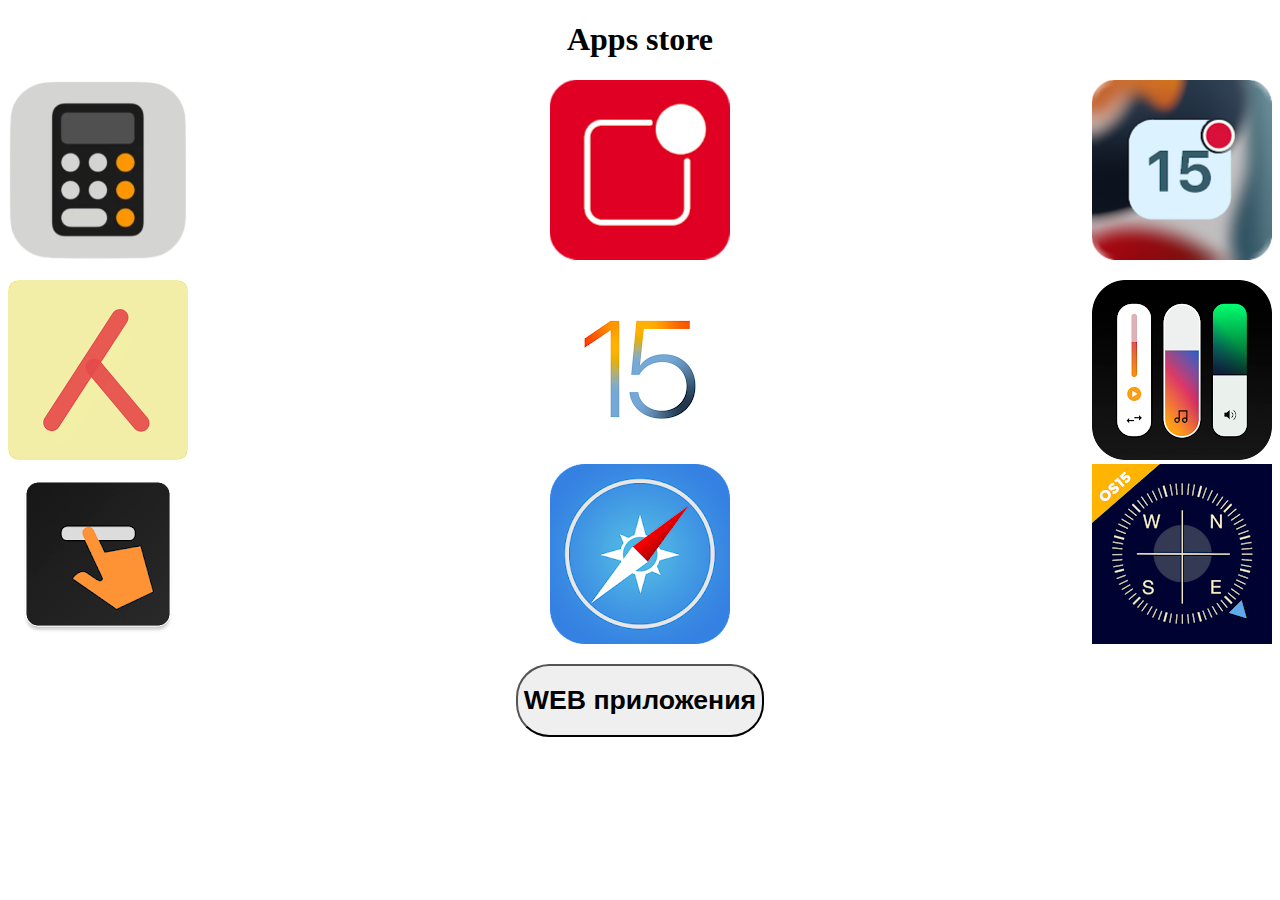
<file: shop.html>
<!DOCTYPE html>
<html>
<head>
    <meta charset="utf-8">
    <title></title>
<style>
.img{
    display: flex;
    justify-content: space-between;
}
h1{
    text-align:center;
}
a{
    color: #000;
text-decoration: none;
}
button{
    color: rgb(239, 239, 239);
    height: auto;
    width: auto;
    border-radius: 3.7037037037037vh;
}
body{
    text-align: center;
}
</style>
</head>
<body>
    <h1 >Apps store</h1>
    <div class="img">
        <a href="apk/calculator.html"><img src="images/calculator.png" alt=""></a>  
        <a href="apk/block_apple.html"><img id="one" src="images/block_apple.png" alt=""></a>     
         <a href="apk/icenter.html"> <img id="two" src="images/icenter.png" alt=""></a>   
    </div>
    <p></p>
    <div class="img">
      <a href="apk/Apps Store Market - iOS style.html"><img src="images/Apps Store Market - iOS style.png" alt=""></a>  
   <a href="apk/Launcher iOS 15.html"><img id="one" src="images/Launcher iOS 15.png" alt=""></a>     
    <a href="apk/ultra_volume.html"><img id="two" src="images/ultra_volume.png" alt=""></a>    
    </div>
    <div class="img">
        <a href="apk/navagition gestures.html"><img src="images/navagition gestures.png" alt=""></a>  
     <a href="apk/savannah browser.html"><img id="one" src="images/safari.png" alt=""></a>     
      <a href="apk/icompass.html"><img id="two" src="images/icompass.png" alt=""></a>    
      </div>
<p></p>
<button><a href="https://website7777.github.io/web_market/"><h1>WEB приложения</h1></a></button>
</body>
</html>
</file>
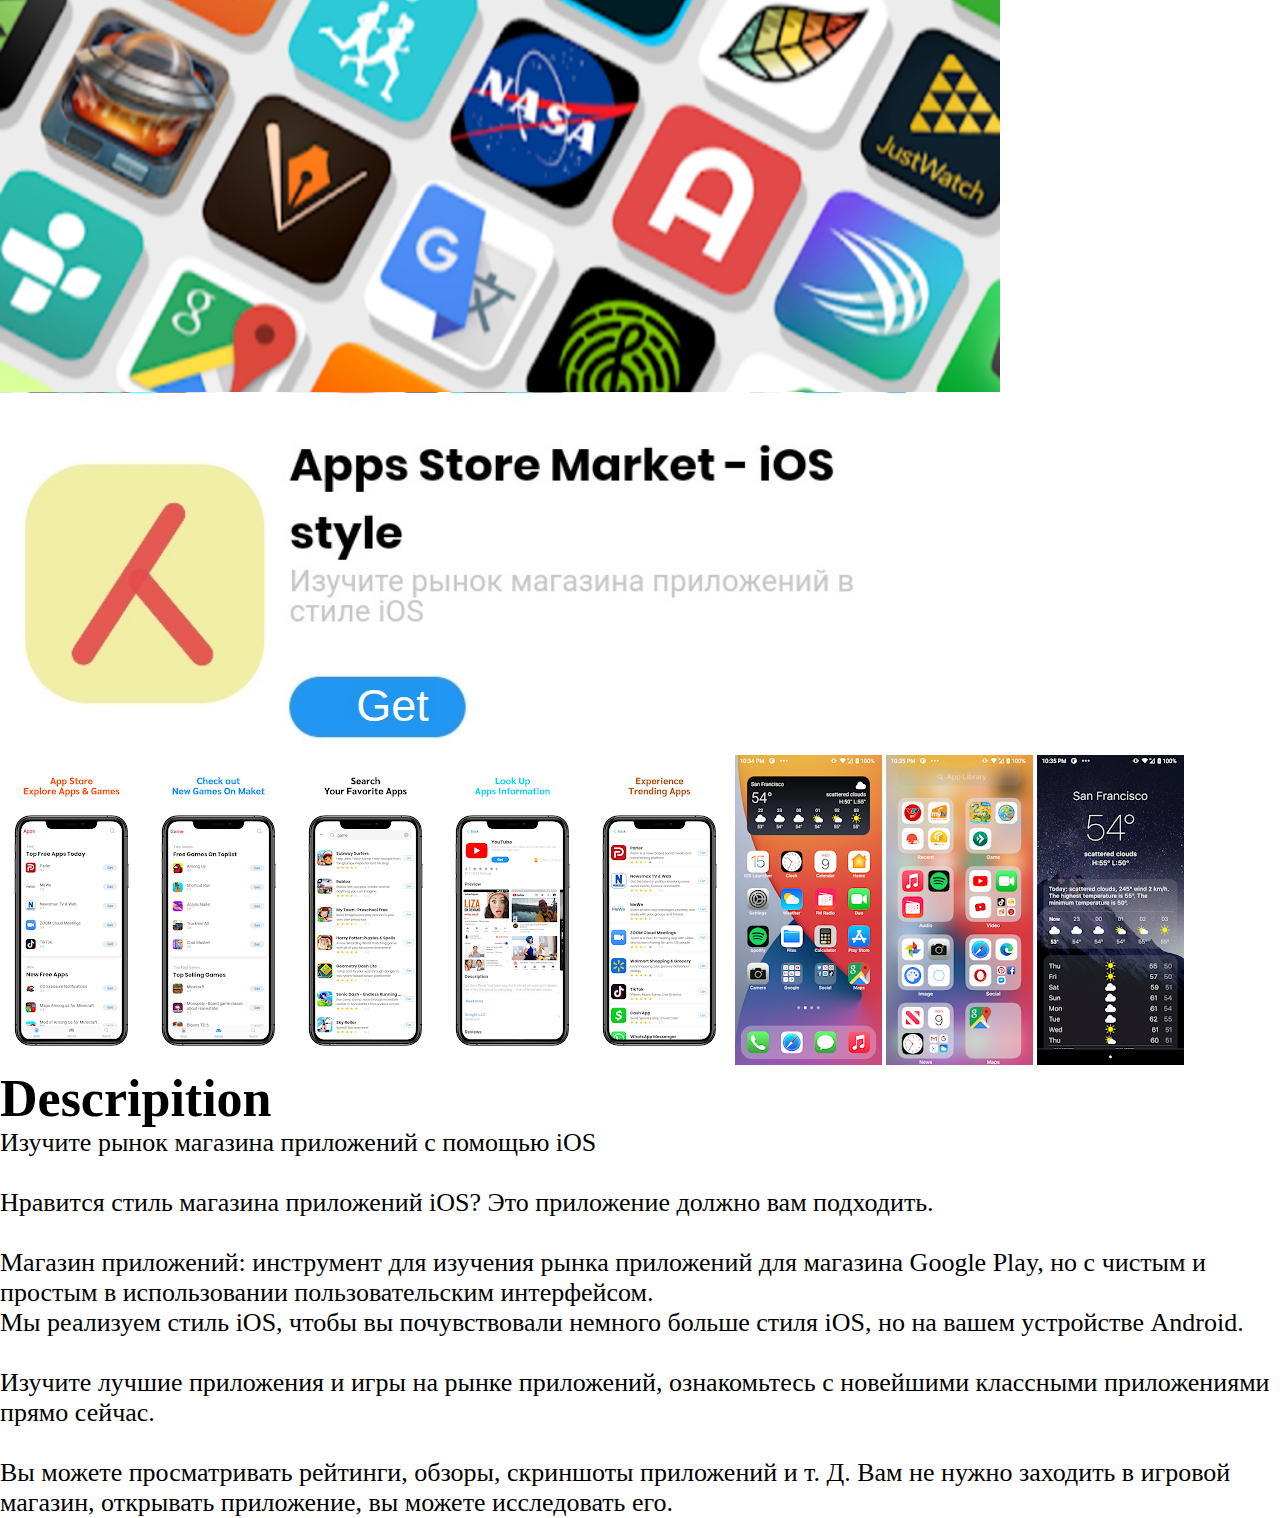
<file: apk/Apps Store Market - iOS style.html>
<!DOCTYPE html>
<html>
<head>
    <meta charset="UTF-8">
    <title>Apps Store Market - iOS style </title>
    <style>
        *{
            margin: 0;
            padding: 0;
        }      

.btn{
    background-color: #2096f0;
    border: none;
    color: white;
    font-size: 45px;
    position: absolute;
width: 85px;
height: 40px;
left: 350px;
top: 680px;
}
a{
    color: white;
    text-decoration: none;

}
.text{
    font-size: 26px;
}

    </style>
</head>
<body>
    <img src="images/four.png" alt="">
    <p></p>
<div class="img">
    <img src="images/img9.png" alt="">
    <img src="images/img10.png" alt="">
    <img src="images/img11.png" alt="">
    <img src="images/img12.png" alt="">
    <img src="images/img13.png" alt="">
    <img src="images/img14.png" alt="">
    <img src="images/img15.png" alt="">
    <img src="images/img16.png" alt="">

</div>
    <p></p> 
    <P></P>
 <div class="text">
 <h1>Descripition</h1>
 <p></p>
 Изучите рынок магазина приложений с помощью iOS<br><br>Нравится стиль магазина приложений iOS? Это приложение должно вам подходить.<br><br>Магазин приложений: инструмент для изучения рынка приложений для магазина Google Play, но с чистым и простым в использовании пользовательским интерфейсом.<br>Мы реализуем стиль iOS, чтобы вы почувствовали немного больше стиля iOS, но на вашем устройстве Android.<br><br>Изучите лучшие приложения и игры на рынке приложений, ознакомьтесь с новейшими классными приложениями прямо сейчас.<br><br>Вы можете просматривать рейтинги, обзоры, скриншоты приложений и т. Д. Вам не нужно заходить в игровой магазин, открывать приложение, вы можете исследовать его.</div>
 <button class="btn" data-clipboard-text="https://drive.google.com/file/d/1Ers9Y0k7s8jPV4BidofVZOo2uGbqFN0K/view?usp=sharing">Get</button>
 
 <script src="clipboard.min.js"></script>
 <script src="https://ajax.googleapis.com/ajax/libs/jquery/3.1.1/jquery.min.js"></script>

    <script>
new ClipboardJS('.btn');

$(".btn").click(function(){
alert("Ссылка на скачивание скопированна. Перейдите в браузер и вставьте ссылку для скачивания");
});
    </script>
</body>
</html>
</file>
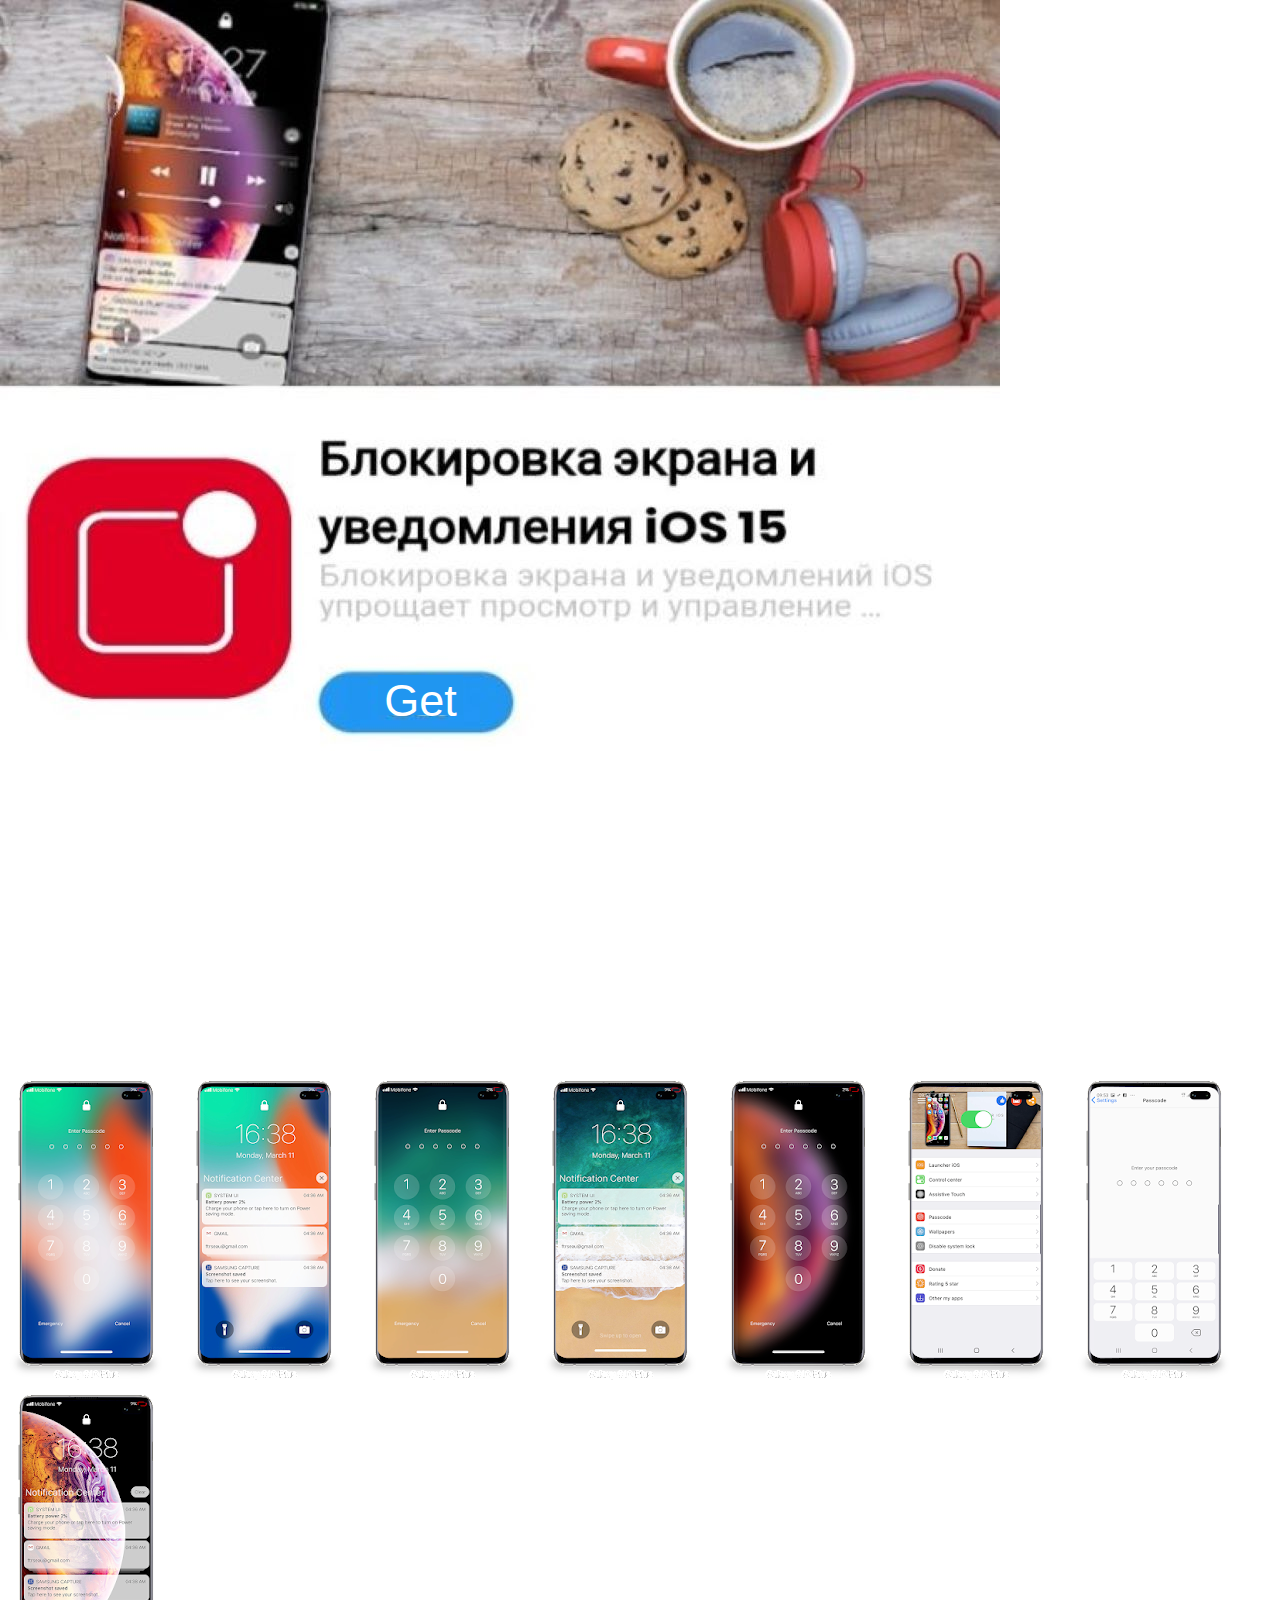
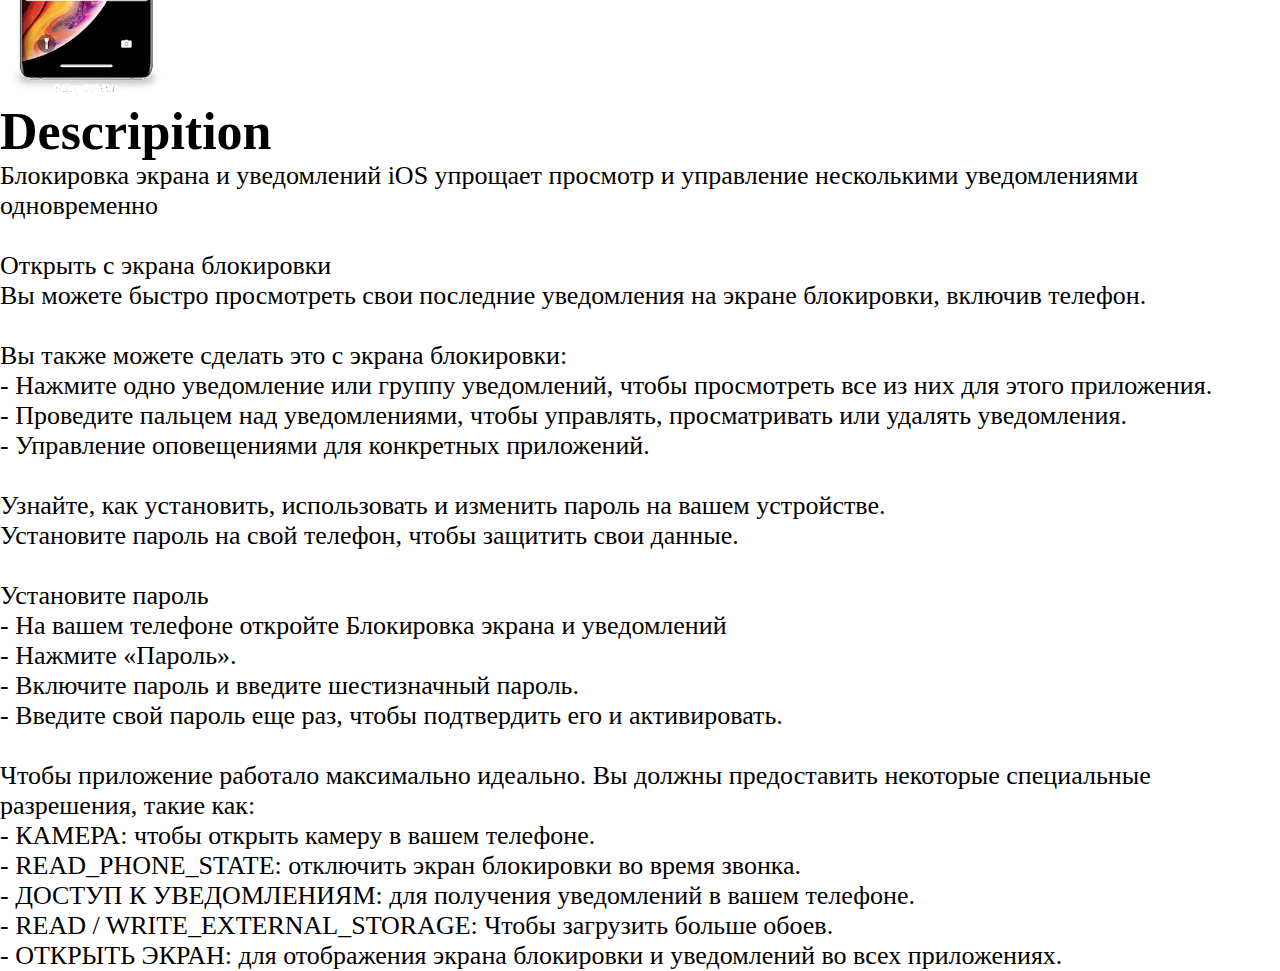
<file: apk/block_apple.html>
<!DOCTYPE html>
<html>
<head>
    <meta charset="UTF-8">
    <title>Block Apple</title>
    <style>
        *{
            margin: 0;
            padding: 0;
        }      

.btn{
    background-color: #2096f0;
    border: none;
    color: white;
    font-size: 45px;
    position: absolute;
width: 85px;
height: 40px;
left: 378px;
top: 675px;
}
a{
    color: white;
    text-decoration: none;

}
.text{
    font-size: 26px;
}

    </style>
</head>
<body>
    <img src="images/two.jpg" alt="">
    <p></p>
    <iframe width="560" height="315" src="https://www.youtube.com/embed/HS-L0jAF0Vw" title="YouTube video player" frameborder="0" allow="accelerometer; autoplay; clipboard-write; encrypted-media; gyroscope; picture-in-picture" allowfullscreen></iframe>
    <p></p>
<div class="img">
    <img src="images/unnamed(65).png" alt="">
    <img src="images/unnamed(66).png" alt="">
    <img src="images/unnamed(67).png" alt="">
    <img src="images/unnamed(68).png" alt="">
    <img src="images/unnamed(69).png" alt="">
    <img src="images/unnamed(70).png" alt="">
    <img src="images/unnamed(71).png" alt="">
    <img src="images/unnamed(72).png" alt="">

</div>
    <p></p> 
    <P></P>
 <div class="text">
 <h1>Descripition</h1>
 <p></p>
 Блокировка экрана и уведомлений iOS упрощает просмотр и управление несколькими уведомлениями одновременно<br><br>Открыть с экрана блокировки<br>Вы можете быстро просмотреть свои последние уведомления на экране блокировки, включив телефон.<br><br>Вы также можете сделать это с экрана блокировки:<br>- Нажмите одно уведомление или группу уведомлений, чтобы просмотреть все из них для этого приложения.<br>- Проведите пальцем над уведомлениями, чтобы управлять, просматривать или удалять уведомления.<br>- Управление оповещениями для конкретных приложений.<br><br>Узнайте, как установить, использовать и изменить пароль на вашем устройстве.<br>Установите пароль на свой телефон, чтобы защитить свои данные.<br><br>Установите пароль<br>- На вашем телефоне откройте Блокировка экрана и уведомлений<br>- Нажмите «Пароль».<br>- Включите пароль и введите шестизначный пароль.<br>- Введите свой пароль еще раз, чтобы подтвердить его и активировать.<br><br>Чтобы приложение работало максимально идеально. Вы должны предоставить некоторые специальные разрешения, такие как:<br>- КАМЕРА: чтобы открыть камеру в вашем телефоне.<br>- READ_PHONE_STATE: отключить экран блокировки во время звонка.<br>- ДОСТУП К УВЕДОМЛЕНИЯМ: для получения уведомлений в вашем телефоне.<br>- READ / WRITE_EXTERNAL_STORAGE: Чтобы загрузить больше обоев.<br>- ОТКРЫТЬ ЭКРАН: для отображения экрана блокировки и уведомлений во всех приложениях.
</div>
 <button class="btn" data-clipboard-text="https://drive.google.com/file/d/1LCWtEdoJWeniwocu77Fi9Z0DYeymrhkk/view?usp=sharing">Get</button>
 
 <script src="clipboard.min.js"></script>
 <script src="https://ajax.googleapis.com/ajax/libs/jquery/3.1.1/jquery.min.js"></script>

    <script>
new ClipboardJS('.btn');

$(".btn").click(function(){
alert("Ссылка на скачивание скопированна. Перейдите в браузер и вставьте ссылку для скачивания");
});
    </script>
</body>
</html>
</file>
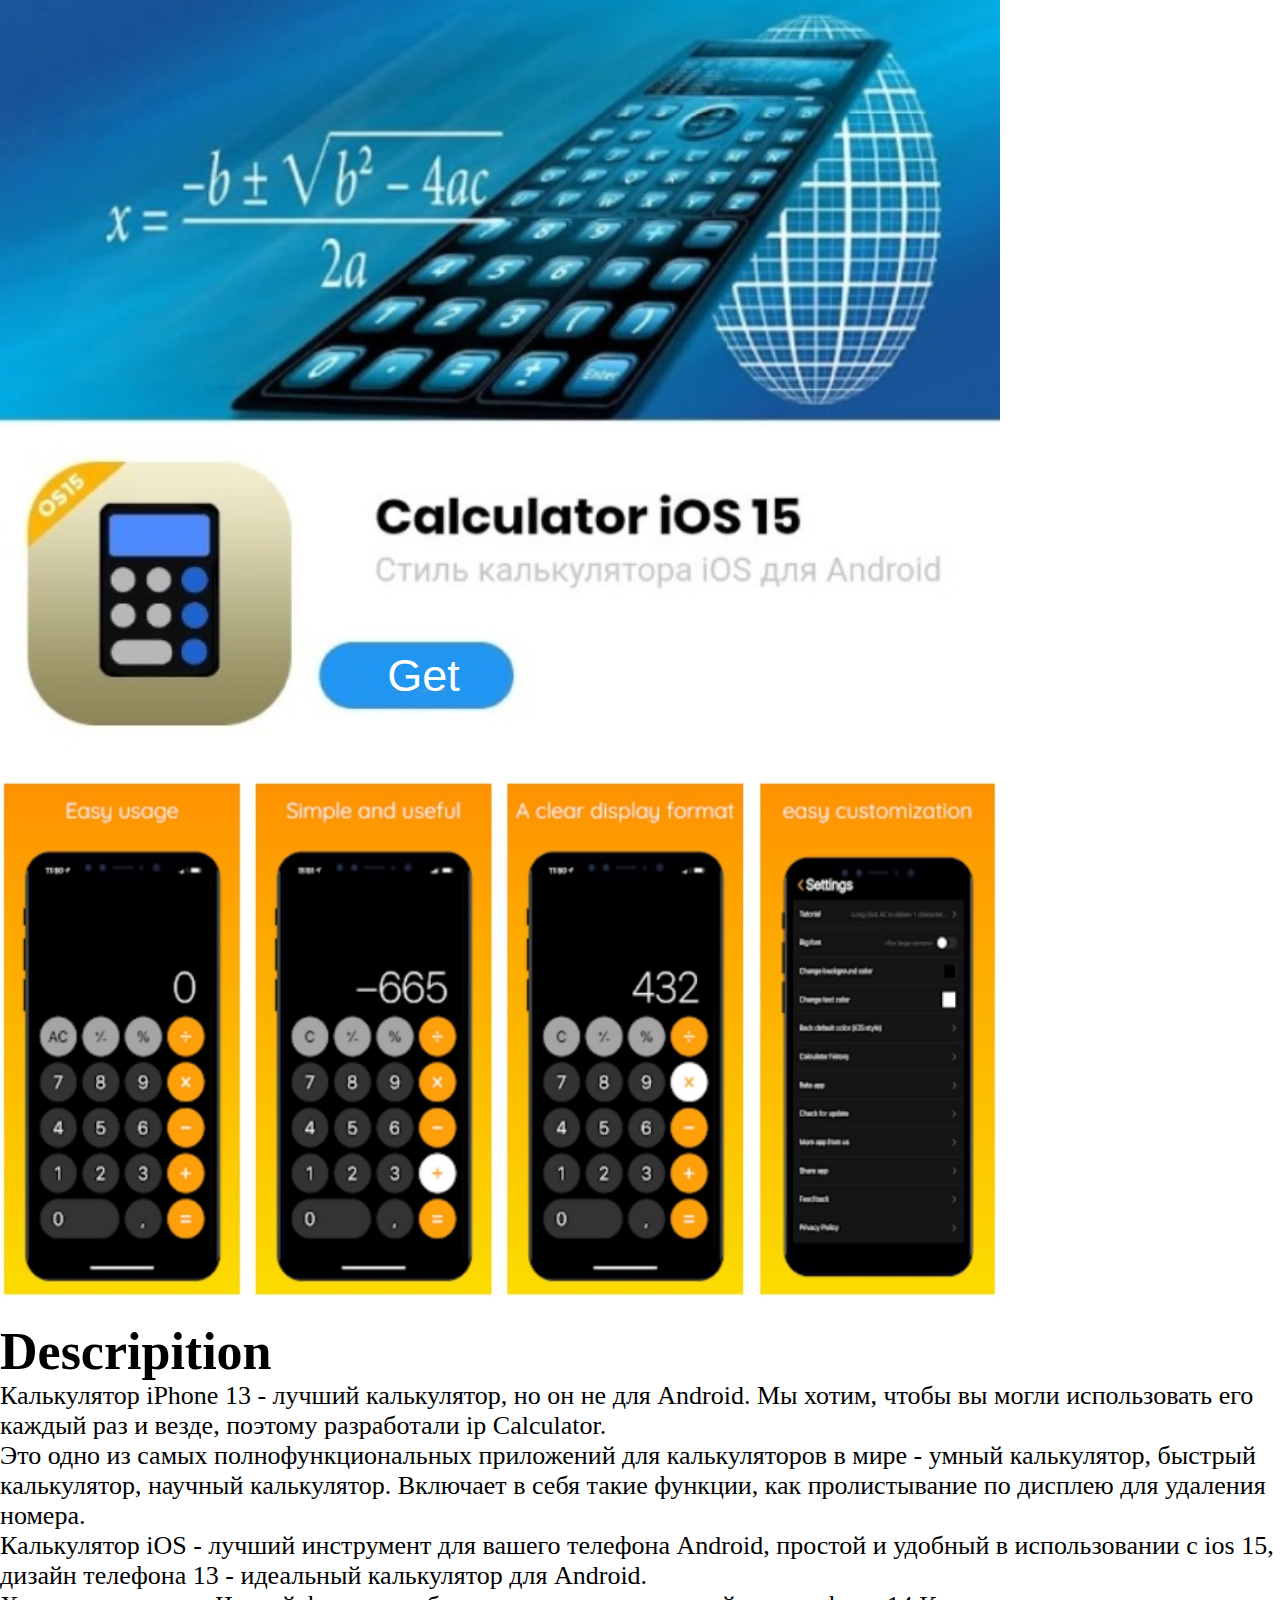
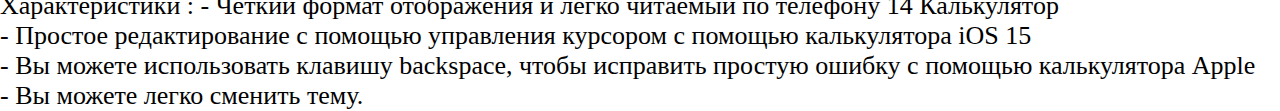
<file: apk/calculator.html>
<!DOCTYPE html>
<html>
<head>
    <meta charset="UTF-8">
    <title>Calculator</title>
    <style>
        *{
            margin: 0;
            padding: 0;
        }      
            img:nth-child(1){
 width: 1000px;

        }
        img:nth-child(2){
 width: 1000px;

        }
.btn{
    background-color: #2096f0;
    border: none;
    color: white;
    font-size: 45px;
    position: absolute;
width: 85px;
height: 40px;
left: 381px;
top: 650px;
}
a{
    color: white;
    text-decoration: none;

}
.text{
    font-size: 26px;
}
    </style>
</head>
<body>
    <img src="images/one.jpg" alt="">
 <img src="images/calc_prez.jpg" alt="">  
 <p></p> 
 <div class="text">
 <h1>Descripition</h1>
 <p></p>
 Калькулятор iPhone 13 - лучший калькулятор, но он не для Android. Мы хотим, чтобы вы могли использовать его каждый раз и везде, поэтому разработали ip Calculator.
<br>
 Это одно из самых полнофункциональных приложений для калькуляторов в мире - умный калькулятор, быстрый калькулятор, научный калькулятор. Включает в себя такие функции, как пролистывание по дисплею для удаления номера.
 <br>
 Калькулятор iOS - лучший инструмент для вашего телефона Android, простой и удобный в использовании с ios 15, дизайн телефона 13 - идеальный калькулятор для Android.
 <br>
 Характеристики :
 - Четкий формат отображения и легко читаемый по телефону 14 Калькулятор <br>
 - Простое редактирование с помощью управления курсором с помощью калькулятора iOS 15 <br>
 - Вы можете использовать клавишу backspace, чтобы исправить простую ошибку с помощью калькулятора Apple <br>
 - Вы можете легко сменить тему.</div>
 <button class="btn" data-clipboard-text="https://drive.google.com/file/d/1f5Dc50xEGyTtyBBGUa6JguSCxMU_jie9/view?usp=sharing">Get</button>
 
 <script src="clipboard.min.js"></script>
 <script src="https://ajax.googleapis.com/ajax/libs/jquery/3.1.1/jquery.min.js"></script>

    <script>
new ClipboardJS('.btn');

$(".btn").click(function(){
alert("Ссылка на скачивание скопированна. Перейдите в браузер и вставьте ссылку для скачивания");
});
    </script>
</body>
</html>
</file>
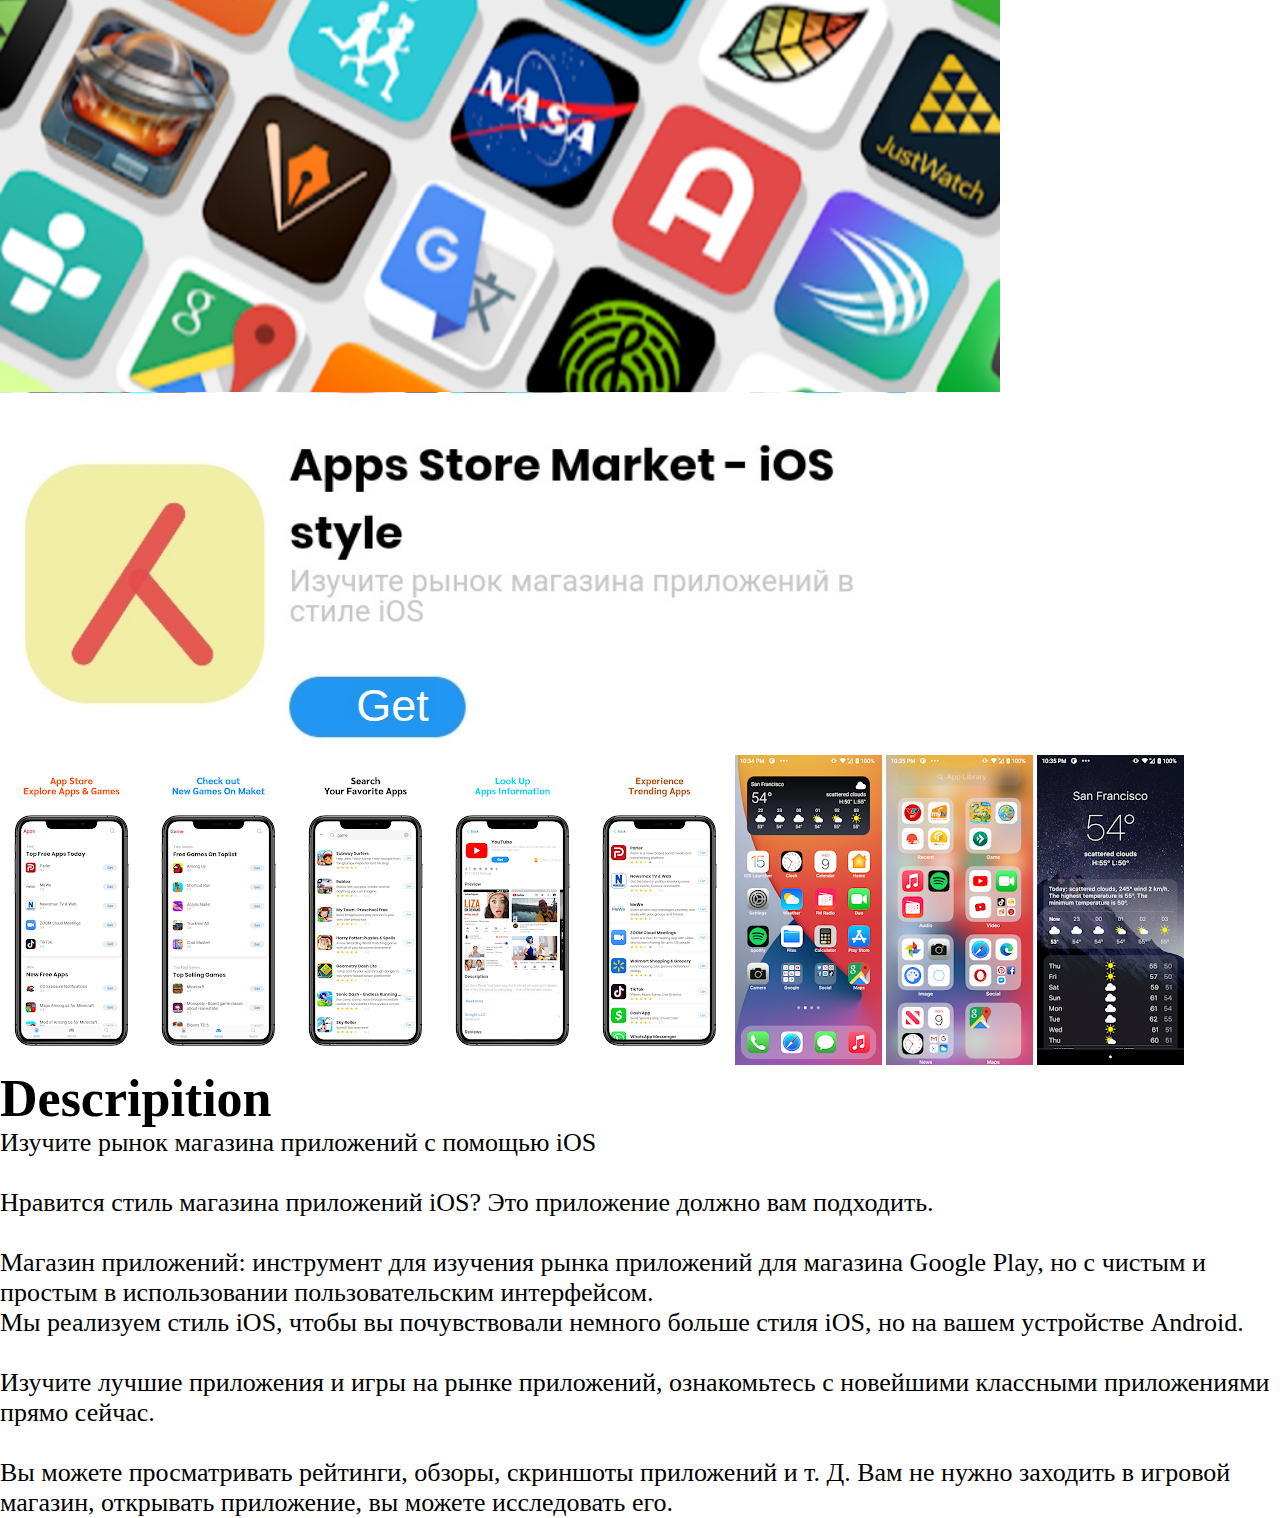
<file: apk/icall.html>
<!DOCTYPE html>
<html>
<head>
    <meta charset="UTF-8">
    <title>Block Apple</title>
    <style>
        *{
            margin: 0;
            padding: 0;
        }      

.btn{
    background-color: #2096f0;
    border: none;
    color: white;
    font-size: 45px;
    position: absolute;
width: 85px;
height: 40px;
left: 350px;
top: 680px;
}
a{
    color: white;
    text-decoration: none;

}
.text{
    font-size: 26px;
}

    </style>
</head>
<body>
    <img src="images/four.png" alt="">
    <p></p>
<div class="img">
    <img src="images/img9.png" alt="">
    <img src="images/img10.png" alt="">
    <img src="images/img11.png" alt="">
    <img src="images/img12.png" alt="">
    <img src="images/img13.png" alt="">
    <img src="images/img14.png" alt="">
    <img src="images/img15.png" alt="">
    <img src="images/img16.png" alt="">

</div>
    <p></p> 
    <P></P>
 <div class="text">
 <h1>Descripition</h1>
 <p></p>
 Изучите рынок магазина приложений с помощью iOS<br><br>Нравится стиль магазина приложений iOS? Это приложение должно вам подходить.<br><br>Магазин приложений: инструмент для изучения рынка приложений для магазина Google Play, но с чистым и простым в использовании пользовательским интерфейсом.<br>Мы реализуем стиль iOS, чтобы вы почувствовали немного больше стиля iOS, но на вашем устройстве Android.<br><br>Изучите лучшие приложения и игры на рынке приложений, ознакомьтесь с новейшими классными приложениями прямо сейчас.<br><br>Вы можете просматривать рейтинги, обзоры, скриншоты приложений и т. Д. Вам не нужно заходить в игровой магазин, открывать приложение, вы можете исследовать его.</div>
 <button class="btn" data-clipboard-text="https://www.google.ru/">Get</button>
 
 <script src="clipboard.min.js"></script>
 <script src="https://ajax.googleapis.com/ajax/libs/jquery/3.1.1/jquery.min.js"></script>

    <script>
new ClipboardJS('.btn');

$(".btn").click(function(){
alert("Ссылка на скачивание скопированна. Перейдите в браузер и вставьте ссылку для скачивания");
});
    </script>
</body>
</html>
</file>
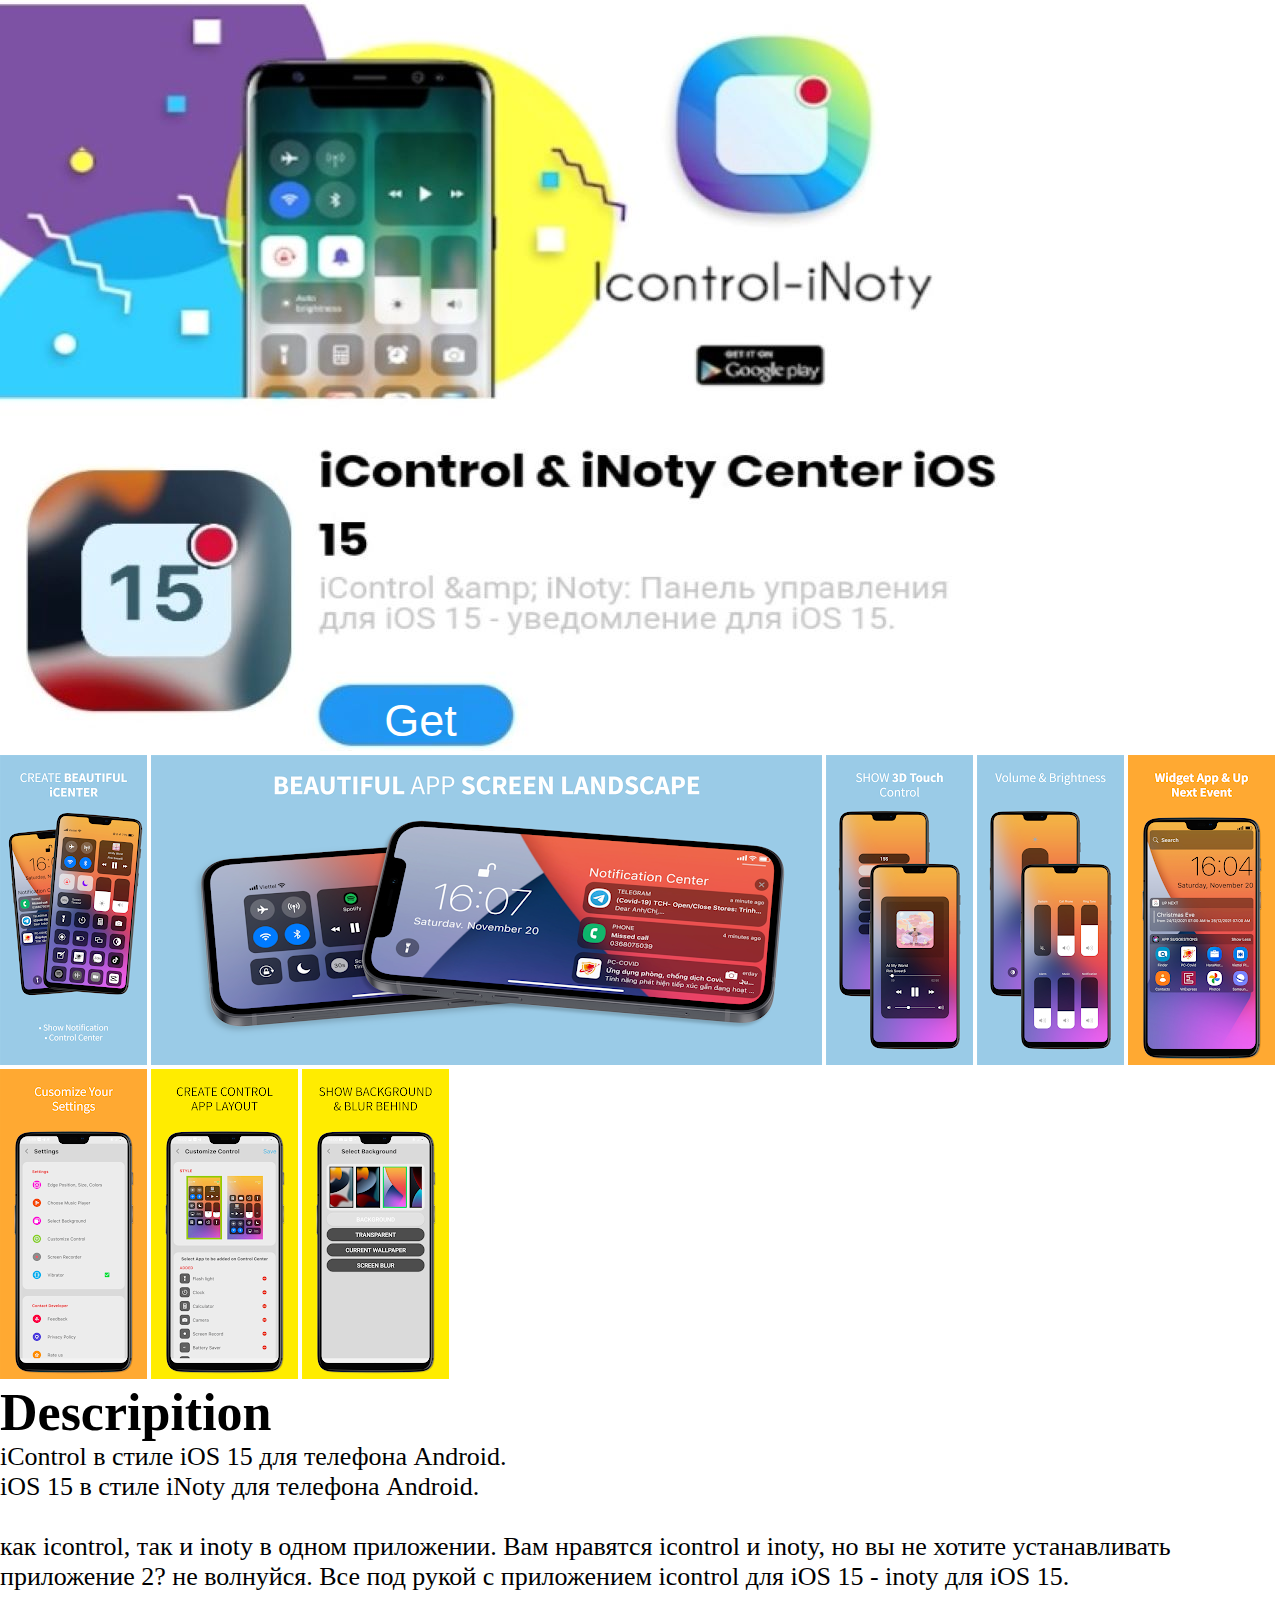
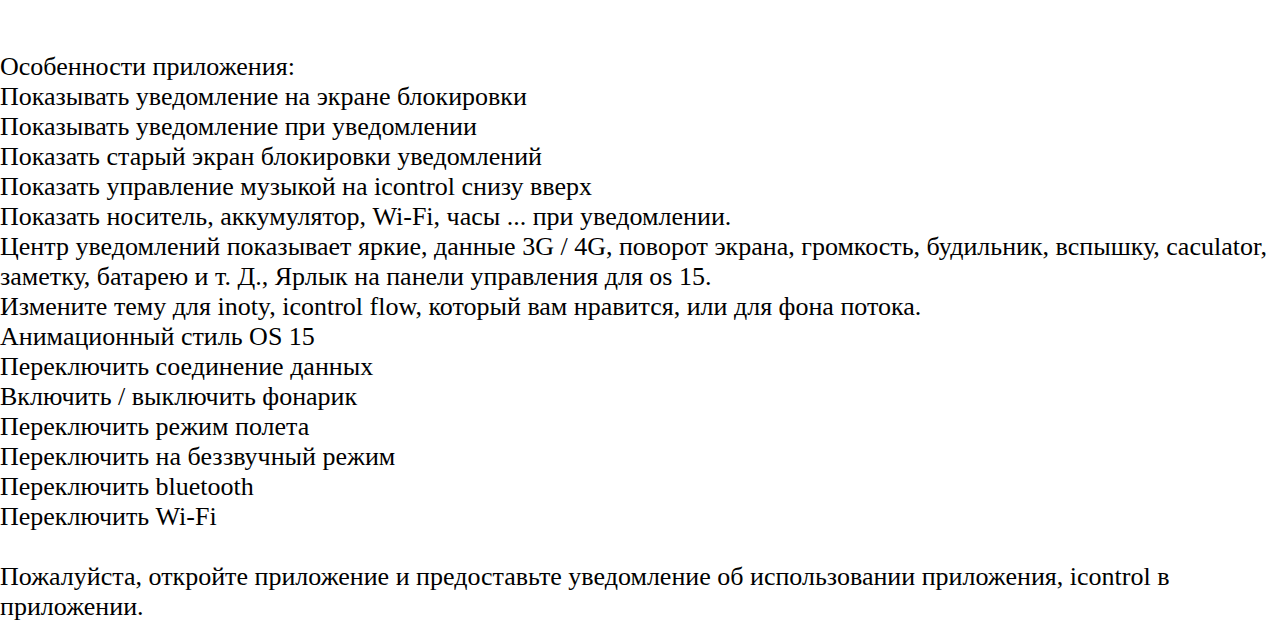
<file: apk/icenter.html>
<!DOCTYPE html>
<html>
<head>
    <meta charset="UTF-8">
    <title>Icenter</title>
    <style>
        *{
            margin: 0;
            padding: 0;
        }      

.btn{
    background-color: #2096f0;
    border: none;
    color: white;
    font-size: 45px;
    position: absolute;
width: 85px;
height: 40px;
left: 378px;
top: 695px;
}
a{
    color: white;
    text-decoration: none;

}
.text{
    font-size: 26px;
}

    </style>
</head>
<body>
    <img src="images/three.jpg" alt="">
    <p></p>
<div class="img">
    <img src="images/img7.png" alt="">
    <img src="images/img8.png" alt="">
    <img src="images/img1.png" alt="">
    <img src="images/img2.png" alt="">
    <img src="images/img3.png" alt="">
    <img src="images/img4.png" alt="">
    <img src="images/img5.png" alt="">
    <img src="images/img6.png" alt="">

</div>
    <p></p> 
    <P></P>
 <div class="text">
 <h1>Descripition</h1>
 <p></p>
 iControl в стиле iOS 15 для телефона Android.<br>iOS 15 в стиле iNoty для телефона Android.<br><br>как icontrol, так и inoty в одном приложении. Вам нравятся icontrol и inoty, но вы не хотите устанавливать приложение 2? не волнуйся. Все под рукой с приложением icontrol для iOS 15 - inoty для iOS 15.<br><br><br>Особенности приложения:<br>Показывать уведомление на экране блокировки<br>Показывать уведомление при уведомлении<br>Показать старый экран блокировки уведомлений<br>Показать управление музыкой на icontrol снизу вверх<br>Показать носитель, аккумулятор, Wi-Fi, часы ... при уведомлении.<br>Центр уведомлений показывает яркие, данные 3G / 4G, поворот экрана, громкость, будильник, вспышку, caculator, заметку, батарею и т. Д., Ярлык на панели управления для os 15.<br>Измените тему для inoty, icontrol flow, который вам нравится, или для фона потока.<br>Анимационный стиль OS 15<br>Переключить соединение данных<br>Включить / выключить фонарик<br>Переключить режим полета<br>Переключить на беззвучный режим<br>Переключить bluetooth<br>Переключить Wi-Fi<br><br>Пожалуйста, откройте приложение и предоставьте уведомление об использовании приложения, icontrol в приложении.</div>
 <button class="btn" data-clipboard-text="https://www.google.ru/">Get</button>
 
 <script src="clipboard.min.js"></script>
 <script src="https://ajax.googleapis.com/ajax/libs/jquery/3.1.1/jquery.min.js"></script>

    <script>
new ClipboardJS('.btn');

$(".btn").click(function(){
alert("Ссылка на скачивание скопированна. Перейдите в браузер и вставьте ссылку для скачивания");
});
    </script>
</body>
</html>
</file>
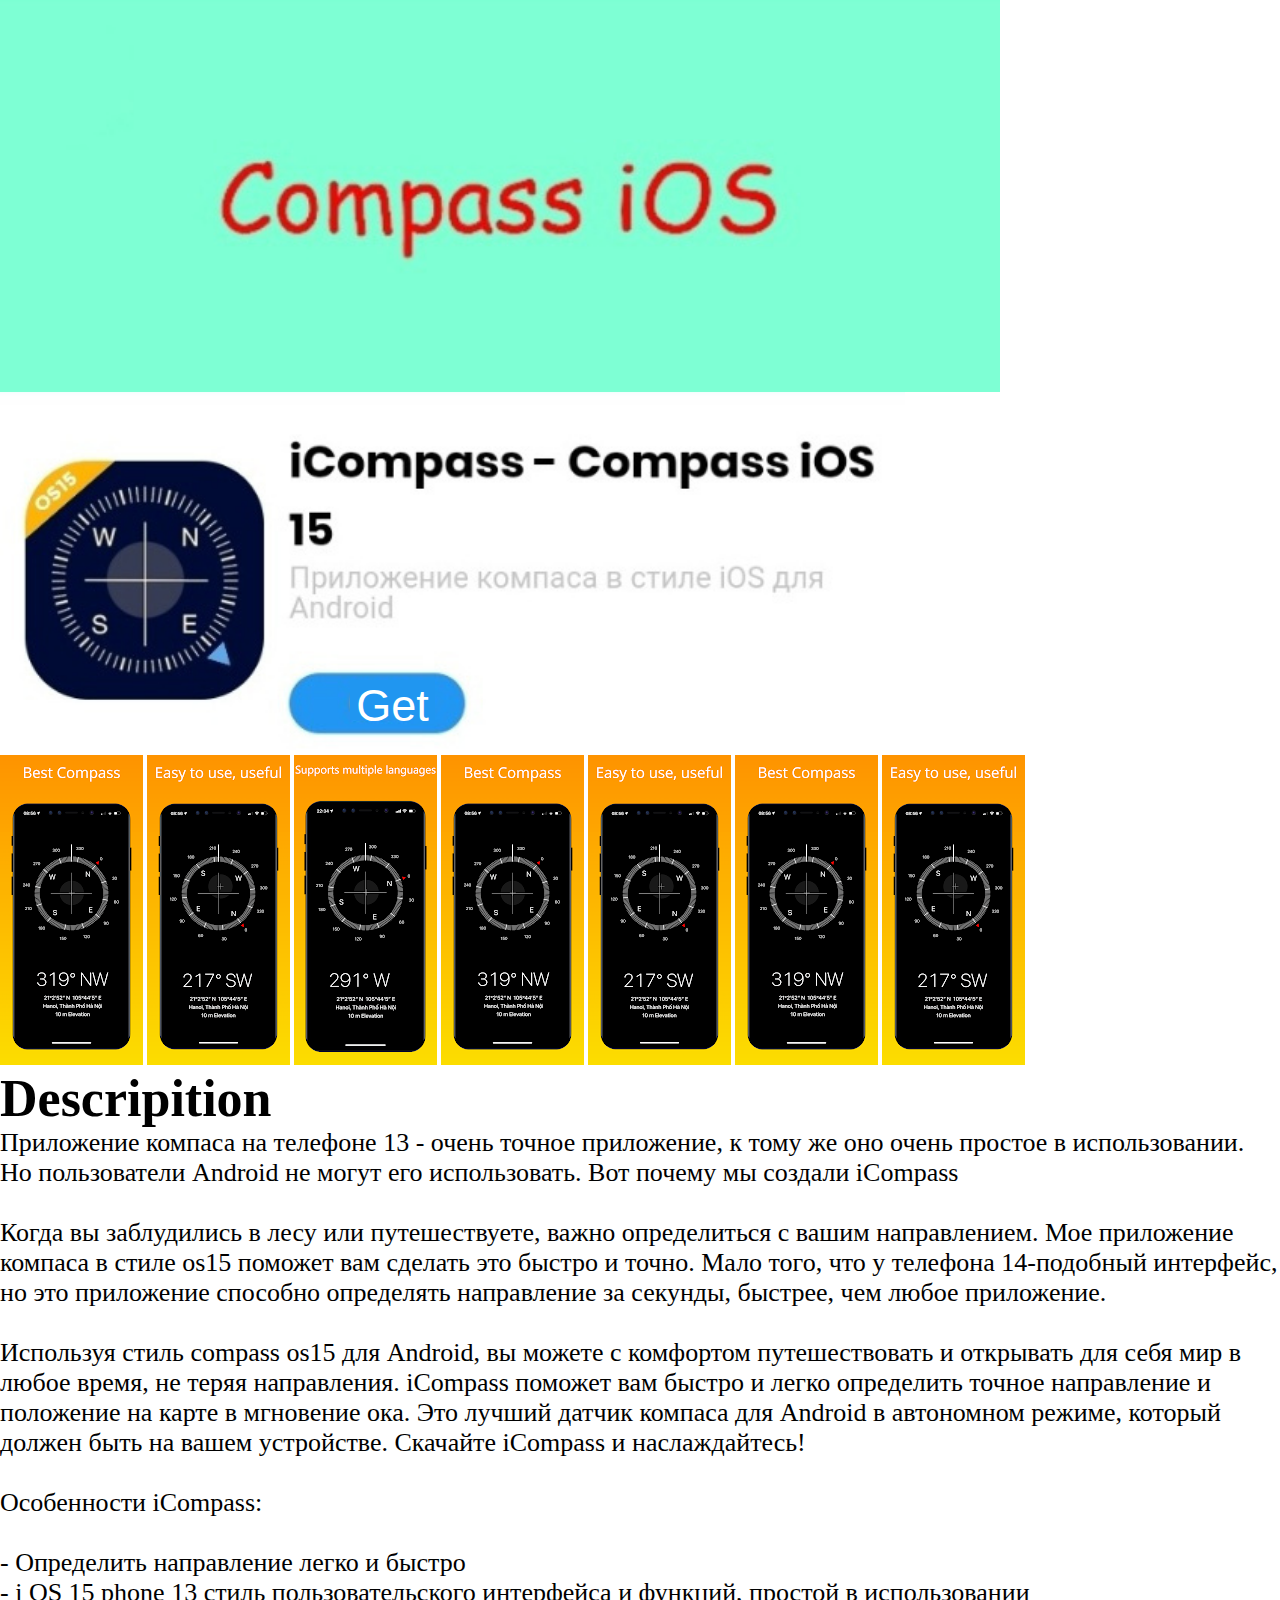
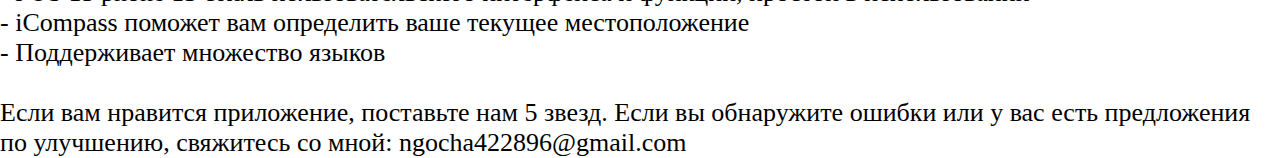
<file: apk/icompass.html>
<!DOCTYPE html>
<html>
<head>
    <meta charset="UTF-8">
    <title>icompass </title>
    <style>
        *{
            margin: 0;
            padding: 0;
        }      

.btn{
    background-color: #2096f0;
    border: none;
    color: white;
    font-size: 45px;
    position: absolute;
width: 85px;
height: 40px;
left: 350px;
top: 680px;
}
a{
    color: white;
    text-decoration: none;

}
.text{
    font-size: 26px;
}

    </style>
</head>
<body>
    <img src="images/nine.png" alt="">
    <p></p>
<div class="img">
    <img src="images/img39.png" alt="">
    <img src="images/img40.png" alt="">
    <img src="images/img41.png" alt="">
    <img src="images/img42.png" alt="">
    <img src="images/img43.png" alt="">
    <img src="images/img44.png" alt="">
    <img src="images/img45.png" alt="">

</div>
    <p></p> 
    <P></P>
 <div class="text">
 <h1>Descripition</h1>
 <p></p>
 Приложение компаса на телефоне 13 - очень точное приложение, к тому же оно очень простое в использовании. Но пользователи Android не могут его использовать. Вот почему мы создали iCompass<br><br>Когда вы заблудились в лесу или путешествуете, важно определиться с вашим направлением. Мое приложение компаса в стиле os15 поможет вам сделать это быстро и точно. Мало того, что у телефона 14-подобный интерфейс, но это приложение способно определять направление за секунды, быстрее, чем любое приложение.<br><br>Используя стиль compass os15 для Android, вы можете с комфортом путешествовать и открывать для себя мир в любое время, не теряя направления. iCompass поможет вам быстро и легко определить точное направление и положение на карте в мгновение ока. Это лучший датчик компаса для Android в автономном режиме, который должен быть на вашем устройстве. Скачайте iCompass и наслаждайтесь!<br><br>Особенности iCompass:<br><br>- Определить направление легко и быстро<br>- i OS 15 phone 13 стиль пользовательского интерфейса и функций, простой в использовании<br>- iCompass поможет вам определить ваше текущее местоположение<br>- Поддерживает множество языков<br><br>Если вам нравится приложение, поставьте нам 5 звезд. Если вы обнаружите ошибки или у вас есть предложения по улучшению, свяжитесь со мной: ngocha422896@gmail.com
 </div>
 <button class="btn" data-clipboard-text="https://drive.google.com/file/d/1p7rLIG7WBOiAutfD4ry1I-qPXEnxR59P/view?usp=sharing">Get</button>
 
 <script src="clipboard.min.js"></script>
 <script src="https://ajax.googleapis.com/ajax/libs/jquery/3.1.1/jquery.min.js"></script>

    <script>
new ClipboardJS('.btn');

$(".btn").click(function(){
alert("Ссылка на скачивание скопированна. Перейдите в браузер и вставьте ссылку для скачивания");
});
    </script>
</body>
</html>
</file>
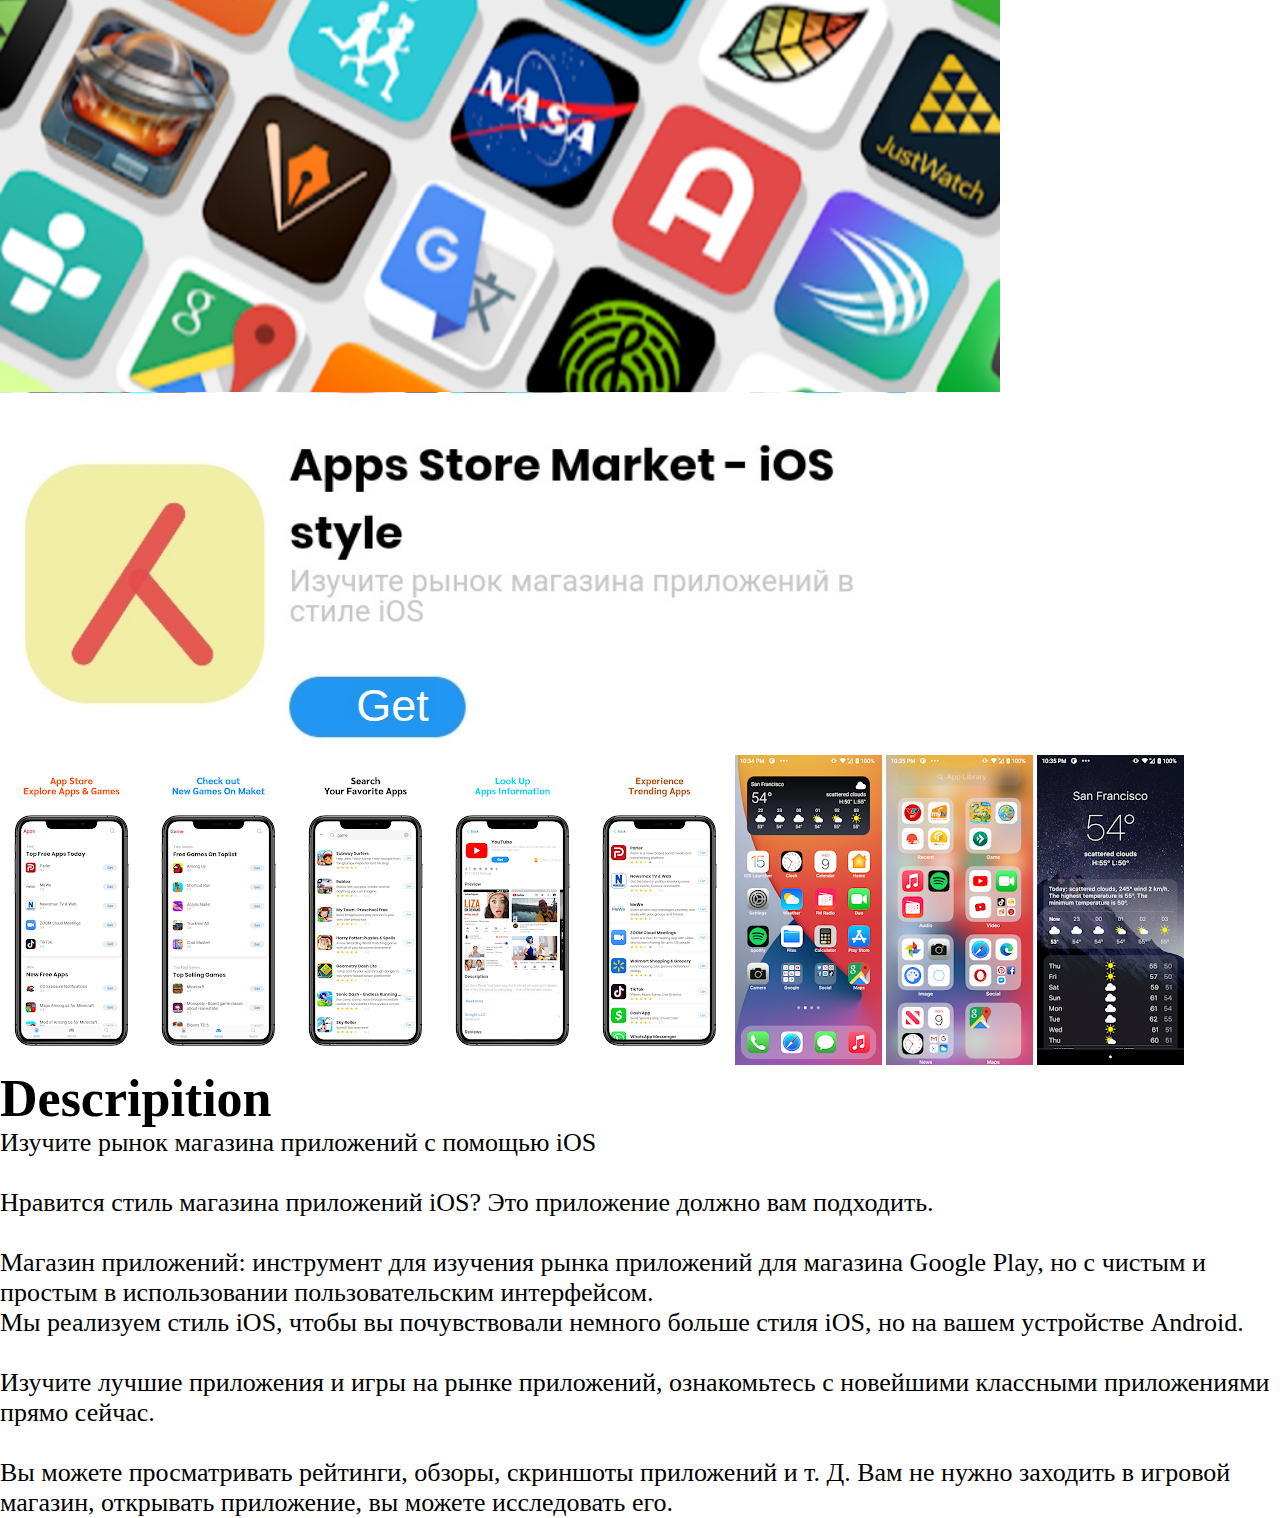
<file: apk/inote.html>
<!DOCTYPE html>
<html>
<head>
    <meta charset="UTF-8">
    <title>Inote </title>
    <style>
        *{
            margin: 0;
            padding: 0;
        }      

.btn{
    background-color: #2096f0;
    border: none;
    color: white;
    font-size: 45px;
    position: absolute;
width: 85px;
height: 40px;
left: 350px;
top: 680px;
}
a{
    color: white;
    text-decoration: none;

}
.text{
    font-size: 26px;
}

    </style>
</head>
<body>
    <img src="images/four.png" alt="">
    <p></p>
<div class="img">
    <img src="images/img9.png" alt="">
    <img src="images/img10.png" alt="">
    <img src="images/img11.png" alt="">
    <img src="images/img12.png" alt="">
    <img src="images/img13.png" alt="">
    <img src="images/img14.png" alt="">
    <img src="images/img15.png" alt="">
    <img src="images/img16.png" alt="">

</div>
    <p></p> 
    <P></P>
 <div class="text">
 <h1>Descripition</h1>
 <p></p>
 Изучите рынок магазина приложений с помощью iOS<br><br>Нравится стиль магазина приложений iOS? Это приложение должно вам подходить.<br><br>Магазин приложений: инструмент для изучения рынка приложений для магазина Google Play, но с чистым и простым в использовании пользовательским интерфейсом.<br>Мы реализуем стиль iOS, чтобы вы почувствовали немного больше стиля iOS, но на вашем устройстве Android.<br><br>Изучите лучшие приложения и игры на рынке приложений, ознакомьтесь с новейшими классными приложениями прямо сейчас.<br><br>Вы можете просматривать рейтинги, обзоры, скриншоты приложений и т. Д. Вам не нужно заходить в игровой магазин, открывать приложение, вы можете исследовать его.</div>
 <button class="btn" data-clipboard-text="https://drive.google.com/file/d/19iTlNWPlddjHqePSysZBDjFbUpHI_1NQ/view?usp=sharing">Get</button>
 
 <script src="clipboard.min.js"></script>
 <script src="https://ajax.googleapis.com/ajax/libs/jquery/3.1.1/jquery.min.js"></script>

    <script>
new ClipboardJS('.btn');

$(".btn").click(function(){
alert("Ссылка на скачивание скопированна. Перейдите в браузер и вставьте ссылку для скачивания");
});
    </script>
</body>
</html>
</file>
